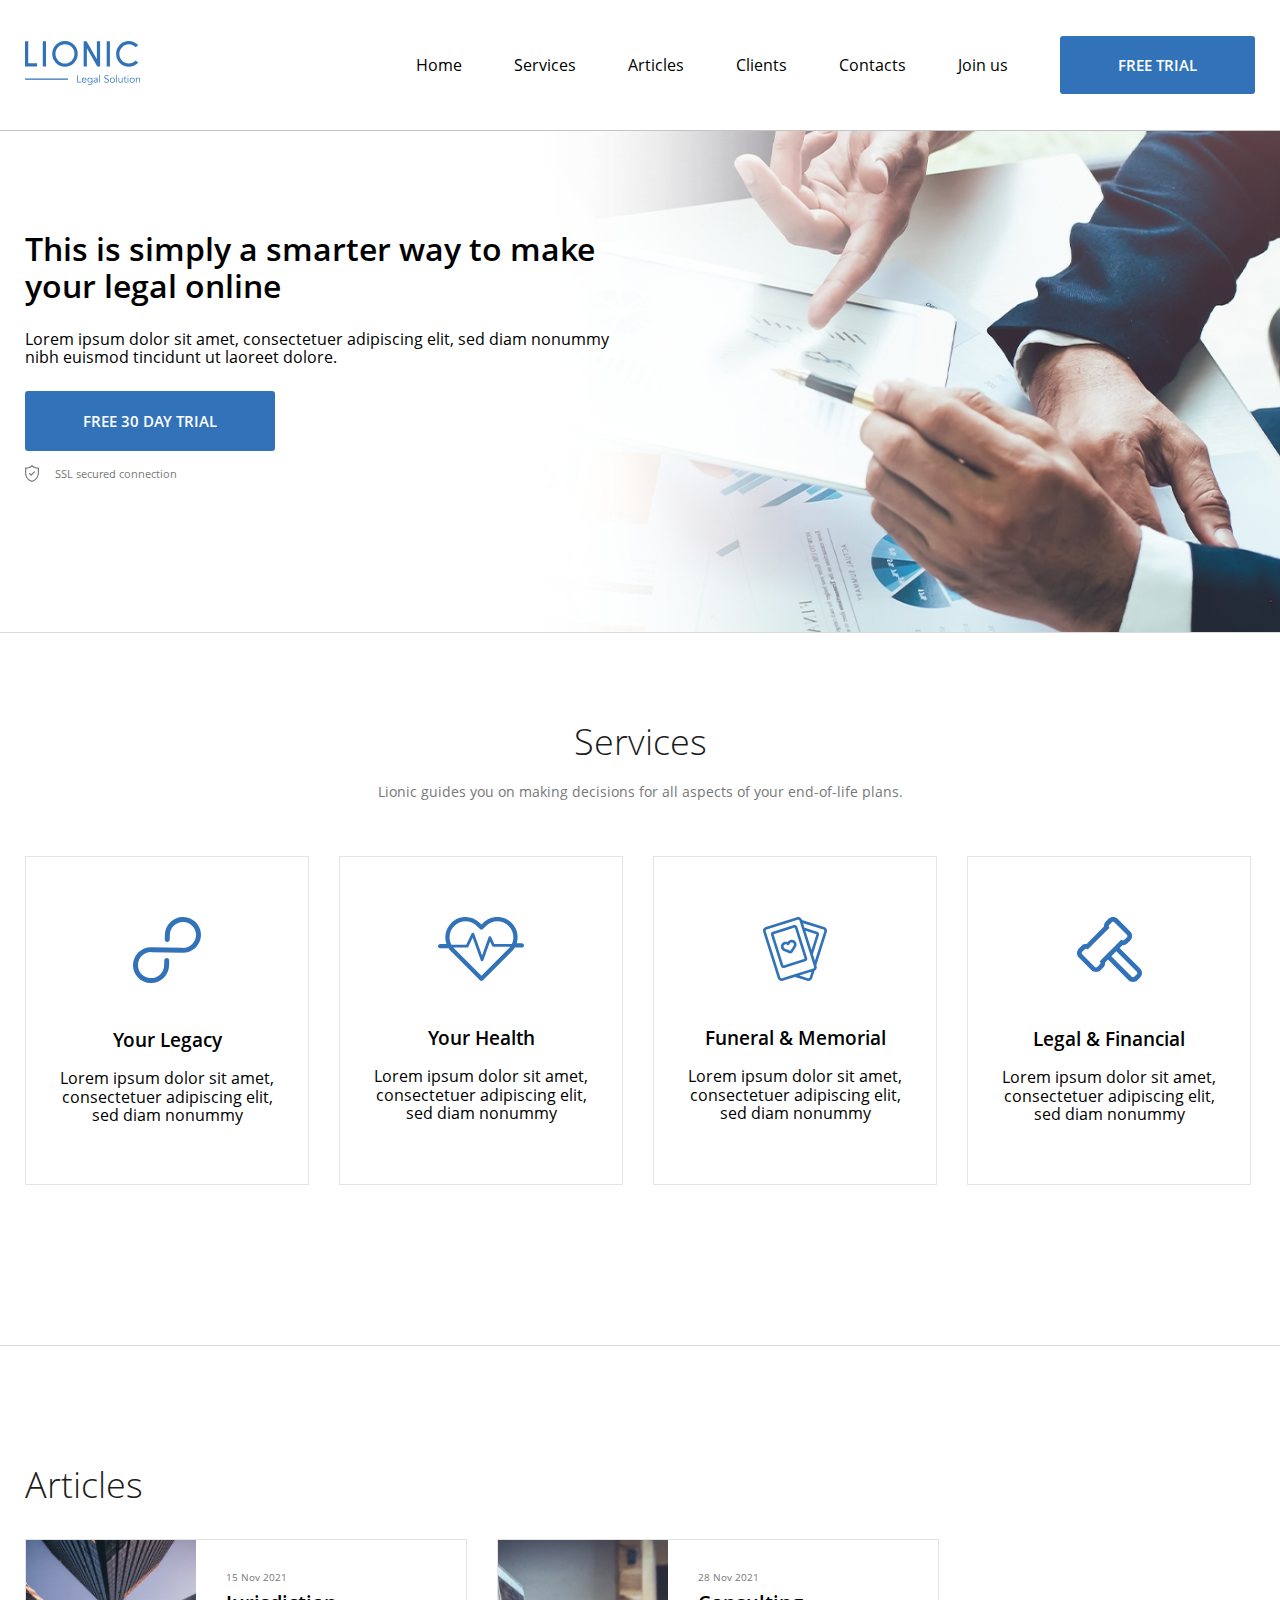
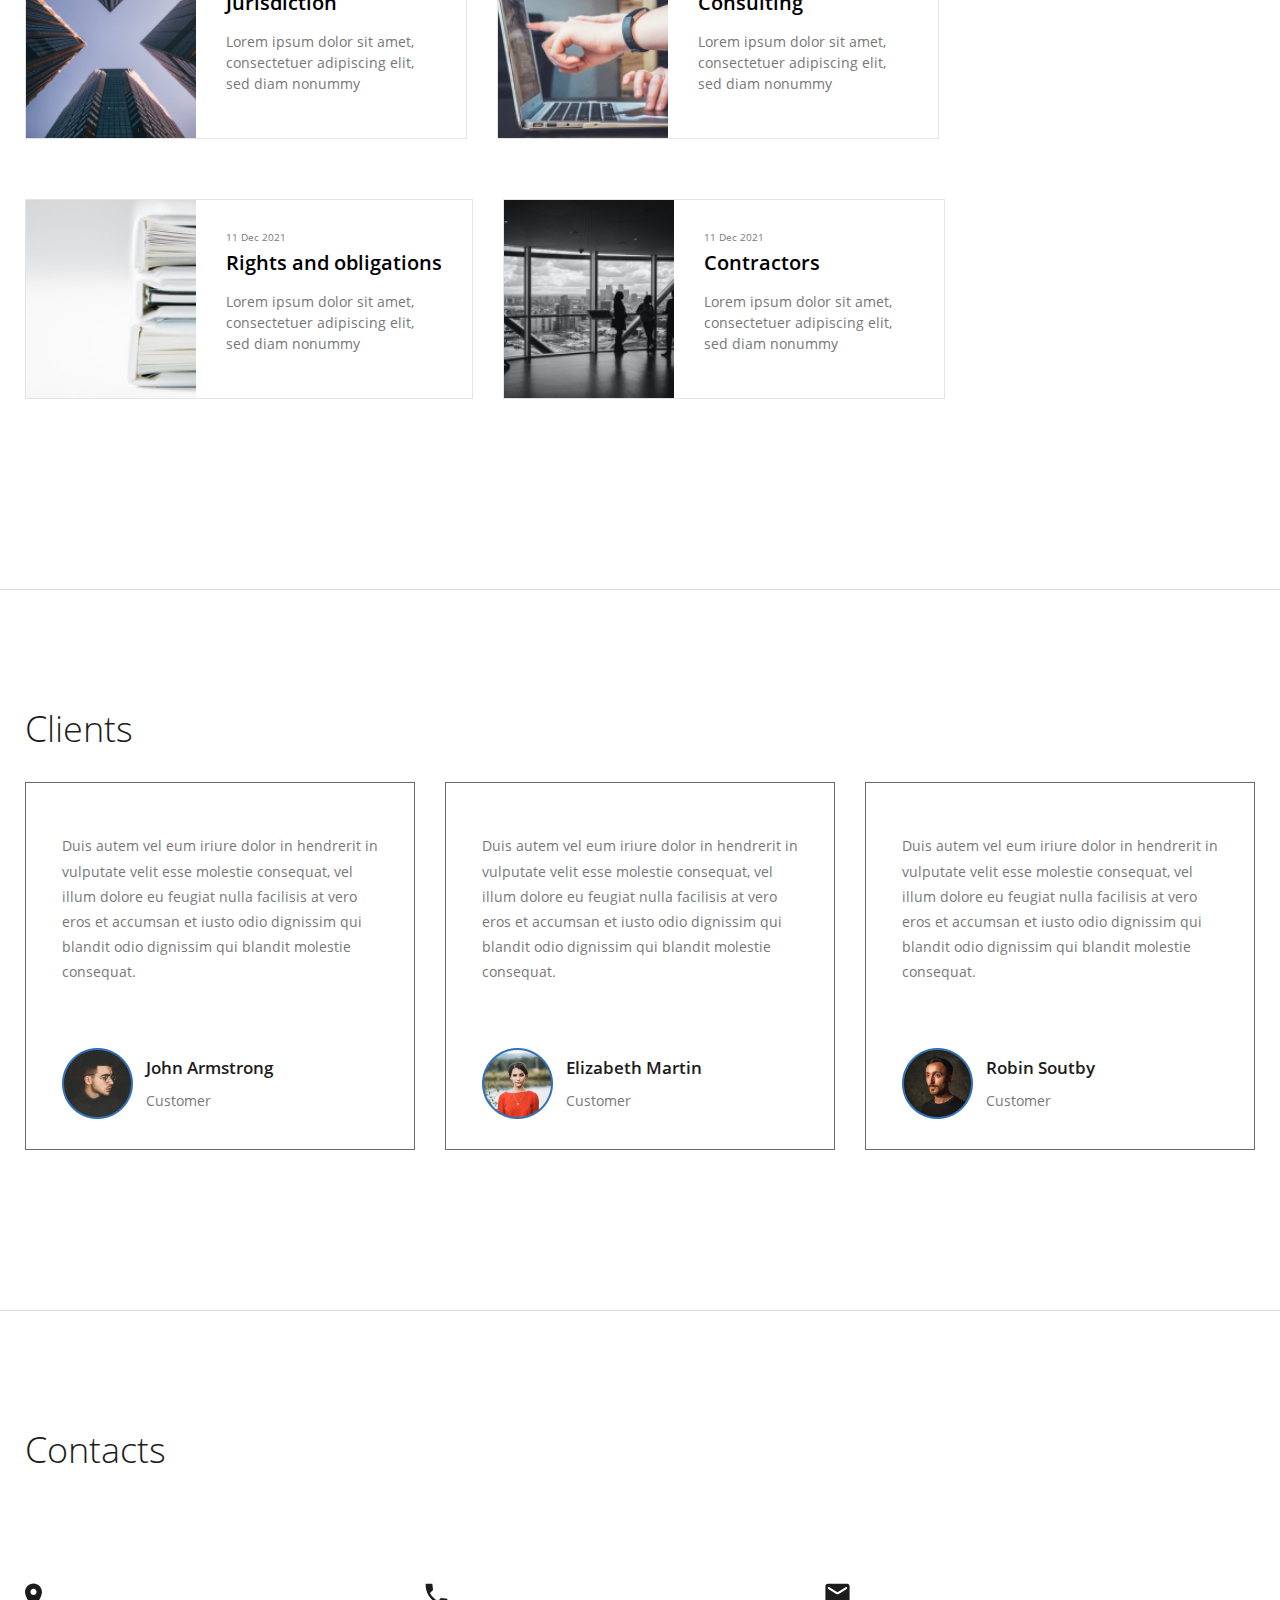
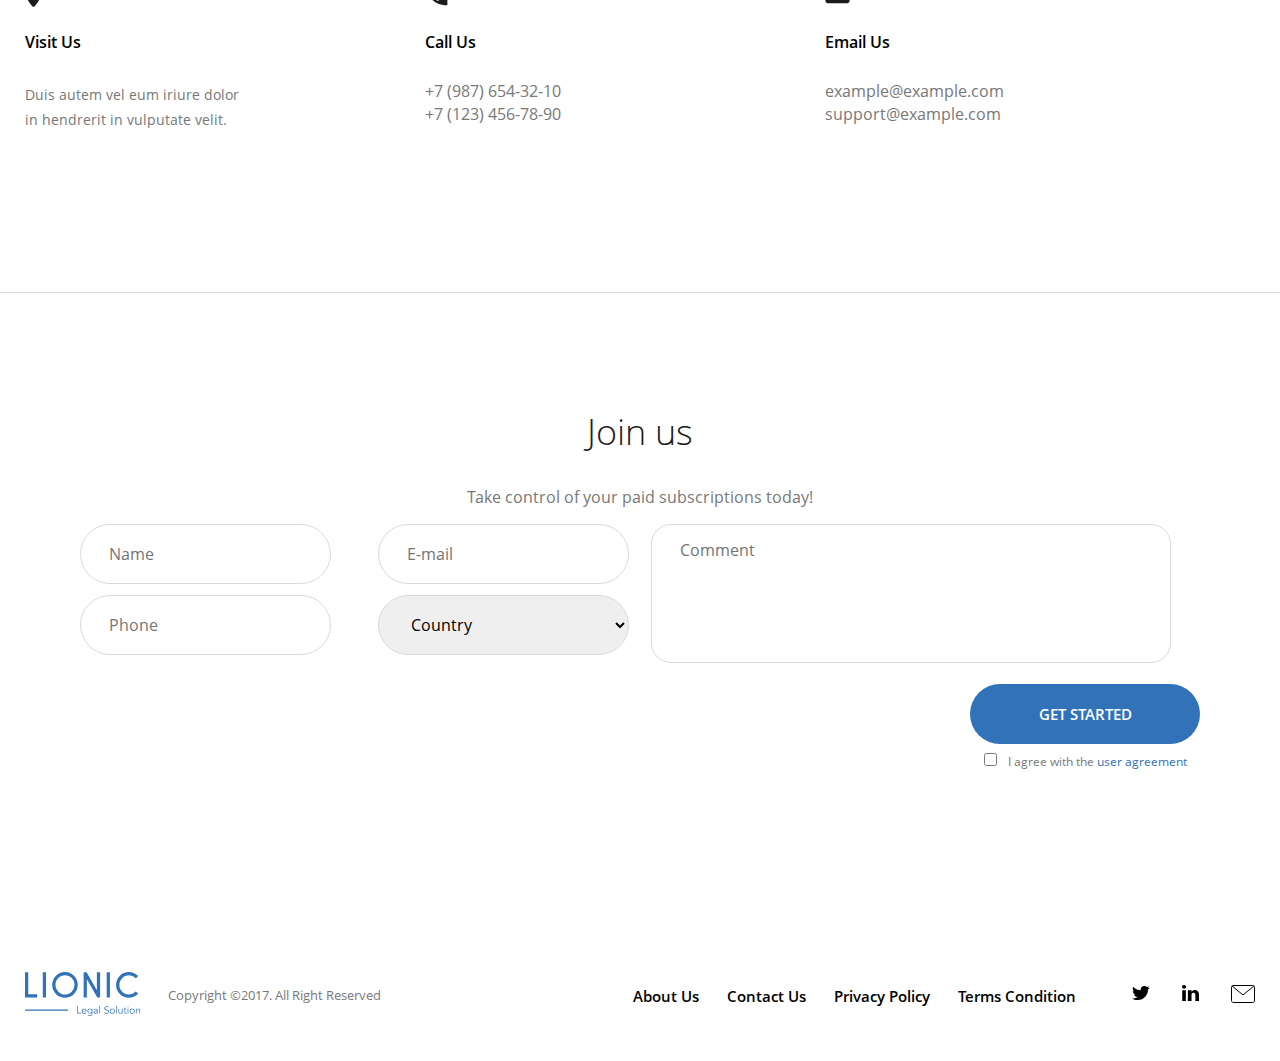
<file: index.html>
<!DOCTYPE html>
<html lang="en">
<head>
    <meta charset="UTF-8">
    <meta http-equiv="X-UA-Compatible" content="IE=edge">
    <meta name="viewport" content="width=device-width, initial-scale=1.0">
    <title>Lionic</title>
    <link rel="stylesheet" href="css/style.css">
    <link rel="stylesheet" href="css/normalize.css">
    <link rel="stylesheet" href="css/media.css">
</head>
<body>
    <header class="header">
        <div class="container header-container">
            <a href="" class="header-logo">
                <img src="img/Logo.svg" alt="" class="header-logo">
            </a>
            <nav class="header-nav">
                <ul class="header-list">
                    <li class="header-list-item">
                        <a href="" class="header-link">
                            Home
                    </a>
                    </li>
                    <li class="header-list-item">
                        <a href="#services" class="header-link">
                            Services
                    </a>
                    </li>
                    <li class="header-list-item">
                        <a href="#articles" class="header-link">
                            Articles
                    </a>
                    </li>
                    <li class="header-list-item">
                        <a href="#clients" class="header-link">
                            Clients
                    </a>
                    </li>
                    <li class="header-list-item">
                        <a href="#contacts" class="header-link">
                            Contacts
                    </a>
                    </li>
                    <li class="header-list-item">
                        <a href="#join-us" class="header-link">
                            Join us
                    </a>
                    </li>
                </ul>
            </nav>
            <button class="header-btn btn-reset btn">FREE TRIAL</button>
            <button class="burger btn-reset">
                <span class="burger-line"></span>
                <span class="burger-line"></span>
                <span class="burger-line"></span>
            </button>
        </div>
    </header>
    <main class="main">
        <section class="hero section-offset">
            <div class="container">
                <div class="hero-content">
                    <h1 class="hero-title">
                        This is&nbsp;simply a&nbsp;smarter way to&nbsp;make your legal online
                    </h1>
                    <p class="hero-descr">
                        Lorem ipsum dolor sit amet, consectetuer adipiscing elit, sed diam nonummy nibh euismod tincidunt ut&nbsp;laoreet dolore.
                    </p>
                    <div class="hero-wrapper">
                    <button class="hero-btn btn-reset btn">
                        FREE 30 DAY TRIAL
                    </button>
                    <span class="hero-secure">
                        SSL secured connection
                    </span>
                </div>
                </div>
            </div>
        </section>
        <section id="services" class="services section-offset">
            <div class="container">
                <h2 class="services-title">
                    Services
                </h2>
                <p class="services-descr">
                    Lionic guides you on&nbsp;making decisions for all aspects of&nbsp;your end-of-life plans.
                </p>
                <ul class="services-items">
                    <li class="services-item">
                        <svg class="services-icon" width="68" height="66" viewBox="0 0 68 66" fill="none" xmlns="http://www.w3.org/2000/svg">
                            <path class="services-icon"   d="M50.393 0.00398661C40.438 -0.212013 32.146 7.63799 31.9 17.512L31.776 22.483C31.742 23.839 32.833 24.973 34.2 25.003C35.567 25.032 36.713 23.947 36.746 22.591L36.871 17.62C37.049 10.471 43.062 4.77799 50.271 4.93399C57.478 5.09099 63.201 11.038 63.023 18.187C62.844 25.335 56.831 31.029 49.623 30.872L18.5 30.197C8.54499 29.981 0.252987 37.831 0.00698678 47.705C-0.240013 57.579 7.65099 65.78 17.607 65.995C27.562 66.211 35.854 58.362 36.1 48.488L36.223 43.572C36.257 42.215 35.166 41.082 33.799 41.052C32.432 41.022 31.286 42.108 31.252 43.464L31.129 48.38C30.951 55.529 24.938 61.222 17.729 61.066C10.522 60.909 4.79899 54.962 4.97699 47.813C5.15599 40.664 11.169 34.971 18.377 35.127L49.5 35.802C59.456 36.018 67.747 28.169 67.994 18.295C68.24 8.41999 60.349 0.219987 50.394 0.00498661L50.393 0.00398661Z" fill="#3172b9"/>
                            </svg>
                        <h3 class="services-item-title">
                            Your Legacy
                        </h3>
                        <p class="services-item-descr">
                            Lorem ipsum dolor sit amet, consectetuer adipiscing elit, sed diam nonummy
                        </p>
                    </li>
                    <li class="services-item">
                        <svg class="services-icon" width="86" height="64" viewBox="0 0 86 64" fill="none" xmlns="http://www.w3.org/2000/svg">
                            <path class="services-icon"  d="M79.622 20.272C79.622 22.336 79.316 24.352 78.726 26.27H83.868C85.045 26.27 86 27.227 86 28.406C86 29.586 85.045 30.541 83.868 30.541H77.47C77.268 30.541 77.073 30.513 76.888 30.461C76.0053 31.9743 74.9311 33.3675 73.692 34.606L44.972 63.374C44.7741 63.5725 44.539 63.73 44.2802 63.8375C44.0213 63.9449 43.7438 64.0002 43.4635 64.0002C43.1832 64.0002 42.9057 63.9449 42.6468 63.8375C42.388 63.73 42.1529 63.5725 41.955 63.374L13.233 34.606C12.1963 33.5688 11.2752 32.422 10.486 31.186C10.315 31.23 10.136 31.254 9.95 31.254H2.132C1.85176 31.2537 1.57431 31.1983 1.31551 31.0908C1.0567 30.9833 0.821595 30.8259 0.623621 30.6276C0.425646 30.4292 0.268677 30.1938 0.161676 29.9348C0.0546755 29.6758 -0.000261829 29.3983 9.38171e-07 29.118C9.38171e-07 27.938 0.955001 26.982 2.132 26.982H8.447C5.965 19.861 7.56 11.618 13.233 5.93801C15.1066 4.05015 17.3363 2.55313 19.793 1.5338C22.2497 0.514473 24.8843 -0.00687342 27.544 1.15198e-05C32.95 1.15198e-05 38.034 2.10901 41.856 5.93801L43.463 7.54701L45.07 5.93701C46.9438 4.04921 49.1737 2.55231 51.6306 1.53315C54.0874 0.513987 56.7222 -0.0071368 59.382 1.15198e-05C62.0417 -0.00681806 64.6763 0.514553 67.133 1.53388C69.5896 2.55321 71.8194 4.0502 73.693 5.93801C75.5791 7.8172 77.0741 10.0515 78.0918 12.5117C79.1094 14.972 79.6295 17.6096 79.622 20.272ZM70.678 8.95701C69.1987 7.46697 67.4383 6.28548 65.4989 5.48108C63.5595 4.67667 61.4796 4.26536 59.38 4.27101C57.2807 4.26563 55.2012 4.67706 53.2622 5.48146C51.3231 6.28586 49.563 7.46721 48.084 8.95701L44.969 12.077C44.7713 12.2754 44.5364 12.4329 44.2777 12.5403C44.019 12.6478 43.7416 12.7031 43.4615 12.7031C43.1814 12.7031 42.904 12.6478 42.6453 12.5403C42.3866 12.4329 42.1517 12.2754 41.954 12.077L38.84 8.95701C37.3608 7.46718 35.6005 6.28582 33.6613 5.48142C31.7221 4.67703 29.6424 4.26561 27.543 4.27101C25.4437 4.26546 23.3642 4.67682 21.4251 5.48123C19.486 6.28564 17.7259 7.46708 16.247 8.95701C11.173 14.04 10.232 21.718 13.425 27.763H28.236L33.538 16.479C33.783 15.959 34.277 15.634 34.891 15.663C35.1717 15.6764 35.4421 15.7726 35.6681 15.9396C35.8942 16.1065 36.0657 16.3367 36.161 16.601L44.051 38.487L50.542 20.168C50.6364 19.9007 50.8086 19.6678 51.0365 19.4992C51.2643 19.3306 51.5374 19.2341 51.8206 19.2221C52.1038 19.21 52.3842 19.283 52.6255 19.4316C52.8669 19.5802 53.0583 19.7977 53.175 20.056L56.351 27.051H73.852C76.612 21.125 75.554 13.842 70.677 8.95701H70.678ZM16.248 31.586L43.463 58.844L70.678 31.586C71.2253 31.038 71.7323 30.4512 72.195 29.83H55.736C55.179 29.83 54.373 29.573 54.143 29.064L52.046 24.444L45.404 43.189C45.204 43.755 44.67 44.135 44.069 44.136H44.066C43.466 44.136 42.933 43.76 42.729 43.196L34.653 20.798L30.426 29.794C30.192 30.292 29.99 30.541 29.439 30.541H15.293C15.593 30.901 15.912 31.249 16.248 31.586Z" fill="none"/>
                            </svg>
                        <h3 class="services-item-title">
                            Your Health
                        </h3>
                        <p class="services-item-descr">
                            Lorem ipsum dolor sit amet, consectetuer adipiscing elit, sed diam nonummy
                        </p>
                    </li>
                    <li class="services-item">
                        <svg class="services-icon" width="64" height="64" viewBox="0 0 64 64" fill="none" xmlns="http://www.w3.org/2000/svg">
                            <path class="services-icon" d="M63.8101 15.073L53.3321 48.146L53.5791 48.926C53.7393 49.4264 53.7986 49.9537 53.7536 50.4772C53.7086 51.0008 53.5603 51.5102 53.3171 51.976C52.9241 52.732 52.3171 53.329 51.5701 53.704L51.5611 53.737L49.1941 61.207C48.8722 62.2171 48.1632 63.0585 47.2223 63.5469C46.2815 64.0354 45.1853 64.131 44.1741 63.813L32.0001 59.957L19.8261 63.813C18.8148 64.131 17.7187 64.0354 16.7778 63.5469C15.8369 63.0585 15.1279 62.2171 14.8061 61.207L0.188058 15.074C0.0280711 14.5735 -0.0310613 14.0462 0.0140824 13.5227C0.0592262 12.9991 0.20775 12.4897 0.451058 12.024C0.69167 11.5566 1.02267 11.1416 1.42487 10.8031C1.82706 10.4646 2.29245 10.2093 2.79406 10.052L33.9431 0.187C34.9542 -0.131631 36.0504 -0.0363451 36.9915 0.451969C37.9325 0.940283 38.6415 1.78178 38.9631 2.792L39.0401 3.034C39.0491 3.036 39.0581 3.037 39.0661 3.04L61.2061 10.053C61.7073 10.2103 62.1723 10.4654 62.5743 10.8035C62.9763 11.1417 63.3073 11.5561 63.5481 12.023C64.0401 12.973 64.1331 14.055 63.8101 15.073ZM48.4441 54.75L36.4161 58.559L44.9781 61.271C45.3153 61.3777 45.6811 61.3463 45.9951 61.1835C46.3092 61.0208 46.5458 60.7401 46.6531 60.403L48.4441 54.75ZM51.0371 49.732L36.4211 3.598C36.3142 3.26106 36.078 2.98029 35.7644 2.81736C35.4507 2.65442 35.0852 2.62264 34.7481 2.729L3.60006 12.595C3.26006 12.702 2.98306 12.935 2.81906 13.252C2.73787 13.4073 2.68829 13.5771 2.67319 13.7517C2.65808 13.9263 2.67775 14.1021 2.73106 14.269L17.3471 60.402C17.5691 61.103 18.3201 61.492 19.0211 61.271L31.5611 57.299C31.5891 57.289 31.6171 57.279 31.6461 57.272L50.1691 51.405C50.5091 51.298 50.7861 51.065 50.9491 50.748C51.1141 50.432 51.1451 50.071 51.0371 49.731V49.732ZM48.4971 32.885L53.4461 17.265L42.4451 13.781L48.4971 32.885ZM61.1801 13.25C61.0998 13.0945 60.9896 12.9565 60.8557 12.8439C60.7218 12.7313 60.567 12.6464 60.4001 12.594L40.0231 6.14L41.4691 10.701C41.5571 10.711 41.6451 10.729 41.7321 10.757L54.2501 14.722C54.5841 14.8269 54.894 14.9969 55.1619 15.2223C55.4299 15.4477 55.6505 15.7239 55.8111 16.035C55.9734 16.3456 56.0726 16.6852 56.1028 17.0344C56.133 17.3835 56.0937 17.7352 55.9871 18.069L49.8951 37.297L51.9331 43.731L61.2681 14.267C61.3751 13.927 61.3441 13.567 61.1801 13.25ZM30.9401 23.336C31.5152 23.6323 32.0259 24.0398 32.4425 24.5349C32.8591 25.0299 33.1733 25.6027 33.3671 26.22C33.5725 26.8654 33.633 27.5483 33.5443 28.2198C33.4557 28.8913 33.22 29.535 32.8541 30.105L29.6411 35.126C29.3916 35.5142 29.0489 35.8336 28.6441 36.0552C28.2393 36.2767 27.7855 36.3932 27.3241 36.394C26.9701 36.394 26.6161 36.326 26.2841 36.19L20.7651 33.936C20.1378 33.6806 19.5745 33.29 19.1154 32.792C18.6563 32.2941 18.3127 31.701 18.1091 31.055C17.9119 30.4388 17.8389 29.7897 17.8943 29.1451C17.9498 28.5006 18.1326 27.8734 18.4321 27.3C18.7284 26.7249 19.1359 26.2142 19.631 25.7976C20.126 25.3811 20.6988 25.0668 21.3161 24.873C22.3839 24.5378 23.5338 24.5745 24.5781 24.977C25.1998 24.0462 26.1189 23.3539 27.1851 23.013C27.8013 22.8161 28.4504 22.7433 29.0949 22.7987C29.7394 22.8541 30.3665 23.0368 30.9401 23.336ZM30.8251 27.025C30.7361 26.742 30.5919 26.4795 30.4009 26.2526C30.2098 26.0257 29.9757 25.8389 29.7121 25.703C29.4491 25.5656 29.1615 25.4818 28.8659 25.4564C28.5703 25.431 28.2726 25.4645 27.9901 25.555C27.6178 25.6716 27.2823 25.8833 27.0168 26.1692C26.7513 26.455 26.565 26.8051 26.4761 27.185C26.4221 27.4083 26.3114 27.6139 26.1547 27.7819C25.998 27.9499 25.8006 28.0747 25.5816 28.1441C25.3626 28.2135 25.1294 28.2251 24.9045 28.178C24.6797 28.1309 24.4708 28.0265 24.2981 27.875C24.0064 27.6158 23.6523 27.4371 23.2705 27.3565C22.8888 27.2758 22.4926 27.296 22.1211 27.415C21.838 27.5042 21.5755 27.6487 21.3488 27.8401C21.122 28.0315 20.9355 28.266 20.8001 28.53C20.6627 28.793 20.5789 29.0806 20.5535 29.3762C20.5281 29.6718 20.5616 29.9694 20.6521 30.252C20.8271 30.805 21.2371 31.249 21.7751 31.469L27.2931 33.723C27.3114 33.731 27.3322 33.7317 27.3511 33.725C27.3696 33.7194 27.3856 33.7074 27.3961 33.691L30.6091 28.669C30.9231 28.179 31.0021 27.581 30.8261 27.027L30.8251 27.025ZM44.1721 40.932C44.2788 41.2656 44.3183 41.6171 44.2882 41.966C44.2582 42.315 44.1592 42.6545 43.9971 42.965C43.8365 43.2764 43.6158 43.5529 43.3477 43.7785C43.0796 44.004 42.7694 44.1742 42.4351 44.279L21.2401 50.994C20.5659 51.2062 19.835 51.1426 19.2077 50.817C18.5803 50.4914 18.1076 49.9305 17.8931 49.257L8.01306 18.07C7.90624 17.7362 7.8667 17.3846 7.89674 17.0355C7.92678 16.6863 8.0258 16.3466 8.18806 16.036C8.34862 15.7249 8.56923 15.4487 8.83717 15.2233C9.1051 14.9979 9.41503 14.8279 9.74906 14.723L30.9451 8.009C31.6194 7.79619 32.3506 7.85955 32.9782 8.18519C33.6059 8.51083 34.0788 9.07215 34.2931 9.746L44.1721 40.932ZM41.6301 41.737L31.7501 10.551L21.9781 13.645L10.5531 17.264L20.4331 48.45L41.6301 41.737Z" fill="none"/>
                            </svg>
                        <h3 class="services-item-title">
                            Funeral & Memorial
                        </h3>
                        <p class="services-item-descr">
                            Lorem ipsum dolor sit amet, consectetuer adipiscing elit, sed diam nonummy
                        </p>
                    </li>
                    <li class="services-item">
                        <svg class="services-icon" width="65" height="65" viewBox="0 0 65 65" fill="none" xmlns="http://www.w3.org/2000/svg">
                            <path class="services-icon" d="M63.131 51.506C64.3269 52.7045 64.9985 54.3285 64.9985 56.0215C64.9985 57.7146 64.3269 59.3385 63.131 60.537L60.54 63.13C59.9482 63.7249 59.2442 64.1965 58.4689 64.5175C57.6935 64.8385 56.8622 65.0025 56.023 65C55.184 65.0024 54.3529 64.8384 53.5777 64.5174C52.8025 64.1964 52.0987 63.7249 51.507 63.13L30.988 42.613L28.126 45.475C28.2028 46.397 28.077 47.3246 27.7574 48.1928C27.4378 49.061 26.9322 49.8488 26.276 50.501L23.55 53.227C22.9583 53.8218 22.2545 54.2934 21.4793 54.6143C20.7042 54.9353 19.873 55.0994 19.034 55.097C18.1952 55.0993 17.3642 54.9352 16.5892 54.6142C15.8142 54.2932 15.1106 53.8217 14.519 53.227L1.86503 40.575C0.66925 39.3767 -0.00231934 37.7529 -0.00231934 36.06C-0.00231934 34.3671 0.66925 32.7434 1.86503 31.545L4.59103 28.819C5.24326 28.1629 6.03107 27.6573 6.89928 27.3377C7.76748 27.0182 8.69507 26.8923 9.61703 26.969L26.97 9.61902C26.8953 8.69769 27.0219 7.77112 27.341 6.90358C27.6601 6.03605 28.1641 5.24832 28.818 4.59502L31.543 1.87002C32.1347 1.27539 32.8383 0.803958 33.6133 0.48298C34.3883 0.162003 35.2192 -0.00214761 36.058 2.1214e-05C37.764 2.1214e-05 39.368 0.664021 40.574 1.87002L53.227 14.522C54.4226 15.7205 55.094 17.3442 55.094 19.037C55.094 20.7298 54.4226 22.3536 53.227 23.552L50.502 26.278C49.8497 26.9342 49.0617 27.4398 48.1933 27.7594C47.3249 28.079 46.3972 28.2048 45.475 28.128L42.613 30.99L63.131 51.506ZM31.164 35.784L35.783 31.165L39.243 27.705L44.398 22.551L44.798 22.951C45.126 23.279 45.556 23.443 45.986 23.443C46.416 23.443 46.846 23.279 47.175 22.951L49.9 20.226C50.0561 20.07 50.1798 19.8848 50.2643 19.681C50.3487 19.4771 50.3922 19.2587 50.3922 19.038C50.3922 18.8174 50.3487 18.5989 50.2643 18.3951C50.1798 18.1912 50.0561 18.006 49.9 17.85L37.246 5.19702C37.0901 5.04084 36.905 4.91699 36.7011 4.83256C36.4972 4.74813 36.2787 4.70479 36.058 4.70502C35.628 4.70502 35.198 4.86902 34.87 5.19702L32.144 7.92202C31.9879 8.07804 31.864 8.26332 31.7794 8.46725C31.6949 8.67118 31.6514 8.88977 31.6514 9.11052C31.6514 9.33128 31.6949 9.54987 31.7794 9.7538C31.864 9.95773 31.9879 10.143 32.144 10.299L32.544 10.699L10.694 32.546L10.294 32.146C10.1381 31.9898 9.95296 31.866 9.74909 31.7816C9.54523 31.6971 9.32669 31.6538 9.10603 31.654C8.67603 31.654 8.24603 31.818 7.91803 32.146L5.19303 34.87C5.03701 35.026 4.91325 35.2112 4.82881 35.4151C4.74437 35.6189 4.70091 35.8374 4.70091 36.058C4.70091 36.2787 4.74437 36.4971 4.82881 36.701C4.91325 36.9048 5.03701 37.09 5.19303 37.246L17.846 49.9C18.174 50.228 18.604 50.392 19.034 50.392C19.464 50.392 19.894 50.228 20.223 49.9L22.948 47.175C23.1042 47.019 23.2281 46.8337 23.3126 46.6298C23.3971 46.4259 23.4407 46.2073 23.4407 45.9865C23.4407 45.7658 23.3971 45.5472 23.3126 45.3433C23.2281 45.1393 23.1042 44.954 22.948 44.798L22.548 44.398L27.703 39.244L31.164 35.784ZM59.804 54.834L39.285 34.317L34.315 39.287L54.835 59.803C55.162 60.131 55.593 60.295 56.023 60.295C56.453 60.295 56.883 60.131 57.211 59.803L59.804 57.21C59.9601 57.054 60.0838 56.8688 60.1683 56.665C60.2527 56.4611 60.2962 56.2427 60.2962 56.022C60.2962 55.8014 60.2527 55.5829 60.1683 55.3791C60.0838 55.1752 59.9601 54.99 59.804 54.834Z" fill="none"/>
                            </svg>
                        <h3 class="services-item-title">
                            Legal & Financial
                        </h3>
                        <p class="services-item-descr">
                            Lorem ipsum dolor sit amet, consectetuer adipiscing elit, sed diam nonummy
                        </p>
                    </li>
                </ul>
            </div>
        </section>
        <section id="articles" class="articles section-offset">
            <div class="container">
                <h2 class="articles-title">
                    Articles
                </h2>
                <ul class="articles-list">
                    <li class="articles-item"> <a href="" class="blog-preview-link">
                        <articles class="blog-preview">
                            <img src="img/Articles1.jpg" alt="" class="blog-preview-image">
                            <div class="blog-preview-text">
                                <time class="blog-preview-time">
                                    15 Nov 2021
                                </time>
                                 <h2 class="blog-preview-title">
                                    Jurisdiction
                                 </h2>
                                 <p class="blog-preview-descr">
                                    Lorem ipsum dolor sit amet, consectetuer adipiscing elit, sed diam nonummy
                                 </p>  
                            </div>
                        </articles>
                        </a>
                    </li>
                    <li class="articles-item">  <a href="" class="blog-preview-link">
                        <articles class="blog-preview">
                            <img src="img/Articles2.jpg" alt="" class="blog-preview-image">
                            <div class="blog-preview-text">
                                <time class="blog-preview-time">
                                    28 Nov 2021
                                </time>
                                 <h2 class="blog-preview-title">
                                    Consulting
                                 </h2>
                                 <p class="blog-preview-descr">
                                    Lorem ipsum dolor sit amet, consectetuer adipiscing elit, sed diam nonummy
                                 </p>  
                            </div>
                        </articles>
                        </a>
                    </li>
                    <li class="articles-item">  <a href="" class="blog-preview-link">
                        <articles class="blog-preview">
                            <img src="img/Articles3.jpg" alt="" class="blog-preview-image">
                            <div class="blog-preview-text">
                                <time class="blog-preview-time">
                                    11 Dec 2021
                                </time>
                                 <h2 class="blog-preview-title">
                                    Rights and obligations
                                 </h2>
                                 <p class="blog-preview-descr">
                                    Lorem ipsum dolor sit amet, consectetuer adipiscing elit, sed diam nonummy
                                 </p>  
                            </div>
                        </articles>
                        </a>
                    </li>
                    <li class="articles-item"> <a href="" class="blog-preview-link">
                        <articles class="blog-preview">
                            <img src="img/Articles4.jpg" alt="" class="blog-preview-image">
                            <div class="blog-preview-text">
                                <time class="blog-preview-time">
                                    11 Dec 2021
                                </time>
                                 <h2 class="blog-preview-title">
                                    Contractors
                                 </h2>
                                 <p class="blog-preview-descr">
                                    Lorem ipsum dolor sit amet, consectetuer adipiscing elit, sed diam nonummy
                                 </p>  
                            </div>
                        </articles>
                        </a>
                    </li>
                </ul>
            </div>
        </section>
        <section id="clients" class="clients section-offset">
            <div class="container">
                <h2 class="clients-title">
                    Clients
                </h2>
                <ul class="clients-list">
                    <li class="clients-item">
                        <p class="clients-item-descr">
                            Duis autem vel eum iriure dolor in hendrerit in vulputate velit esse molestie consequat, vel illum dolore eu feugiat nulla facilisis at vero eros et accumsan et iusto odio dignissim qui blandit odio dignissim qui blandit molestie consequat.
                        </p>
                        <div class="clients-user">
                            <div class="clients-avatar">
                                <img src="img/Client1.jpg" alt="">
                            </div>
                            <div class="clients-text">
                                <div class="clients-name">
                                    John Armstrong
                                </div>
                                <span class="clients-post">
                                    Customer
                                </span>
                            </div>
                        </div>
                    </li>
                    <li class="clients-item">
                        <p class="clients-item-descr">
                            Duis autem vel eum iriure dolor in hendrerit in vulputate velit esse molestie consequat, vel illum dolore eu feugiat nulla facilisis at vero eros et accumsan et iusto odio dignissim qui blandit odio dignissim qui blandit molestie consequat.
                        </p>
                        <div class="clients-user">
                            <div class="clients-avatar">
                                <img src="img/Client2.jpg" alt="">
                            </div>
                            <div class="clients-text">
                                <div class="clients-name">
                                    Elizabeth Martin
                                </div>
                                <span class="clients-post">
                                    Customer
                                </span>
                            </div>
                        </div>
                    </li>
                    <li class="clients-item">
                        <p class="clients-item-descr">
                            Duis autem vel eum iriure dolor in hendrerit in vulputate velit esse molestie consequat, vel illum dolore eu feugiat nulla facilisis at vero eros et accumsan et iusto odio dignissim qui blandit odio dignissim qui blandit molestie consequat.
                        </p>
                        <div class="clients-user">
                            <div class="clients-avatar">
                                <img src="img/Client3.jpg" alt="">
                            </div>
                            <div class="clients-text">
                                <div class="clients-name">
                                    Robin Soutby
                                </div>
                                <span class="clients-post">
                                    Customer
                                </span>
                            </div>
                        </div>
                    </li>
                </ul>
            </div>
        </section>
        <section id="contacts" class="contacts section-offset">
            <div class="container">
                <h2 class="contacts-title">
                    Contacts
                </h2>
                <address class="contacts-address">
                    <ul class="contacts-list">
                        <li class="contacts-item  contacts-visit">
                            <strong class="contacts-item-caption">
                                Visit Us
                            </strong>
                            <p class="contacts-item-text">
                                Duis autem vel eum iriure dolor in hendrerit in vulputate velit.
                            </p>
                        </li>
                        <li class="contacts-item contacts-call">
                            <strong class="contacts-item-caption">
                                Call Us
                            </strong>
                            <a href="tel:+79876543210" class="contacts-item-link">
                                +7 (987) 654-32-10
                            </a>
                            <a href="tel:+71234567890" class="contacts-item-link">
                                +7 (123) 456-78-90
                            </a>
                        </li>
                        <li class="contacts-item contacts-email">
                            <strong class="contacts-item-caption">
                               Email Us
                            </strong>
                            <a href="mailto:example@example.com" class="contacts-item-link">
                                example@example.com
                            </a>
                            <a href="mailto:support@example.com" class="contacts-item-link">
                                support@example.com
                            </a>
                        </li>
                    </ul>
                </address>
            </div>
        </section>
        <section id="join-us" class="join-us">
            <div class="container">
                <h2 class="join-us-title">
                    Join us
                </h2>
                <p class="join-us-descr">
                    Take control of your paid subscriptions today!
                </p>
                <form action="https://jsonplaceholder.typicode.com/posts" method="post" class="form">
                    <div class="form-top">
                        <div class="form-left">
                    <input type="text" name="name" placeholder="Name" class="form-input" required>
                    <input type="email" name="e-mail" placeholder="E-mail" class="form-input" required> 
                    <input type="tel" name="phone" placeholder="Phone" class="form-input" required>
                    <select name="country"  class="form-select">
                    <option value="country" disabled selected>Country</option>
                    <option value="United Kingdom">United Kingdom</option>
                    <option value="United States">United States</option>
                    <option value="France">France</option>
                    <option value="Germany">Germany </option>
                    <option value="Spain">Spain</option>
                    <option value="Estonia">Estonia</option>
                    </select>
            </div>
            <div class="form-right">
                   <textarea class="textarea" name="comment" placeholder="Comment" ></textarea>
            </div>
         
            
        </div>
        <div class="form-bottom">
            <div class="form-wrapper">
                <button type="submit" class="btn btn-reset form-btn">GET STARTED</button>
            <label for="" class="form-check">
                <input type="checkbox" required>
            I agree with the <a href=""> user agreement</a>
        </label>
            </div>
        </div>
        </form>
    </div> 
</section>

    </main>
    <footer class="footer">
        <div class="container footer-container">
            <div class="footer-left">
                <a href="" class="footer-logo">
                    <img src="img/Logo.svg" alt="">
                </a>
                <small class="footer-copy">
                    Copyright ©2017. All Right Reserved
                </small>
            </div>
            <div class="footer-right">
<nav class="footer-nav">
    <ul class="footer-list">
        <li class="footer-item">
            <a href="" target="_blank" class="footer-link">
                About Us
            </a>
        </li>
        <li class="footer-item">
            <a href="" target="_blank" class="footer-link">
                Contact Us
            </a>
        </li>
        <li class="footer-item">
            <a href="" target="_blank" class="footer-link">
                Privacy Policy
            </a>
        </li>
        <li class="footer-item">
            <a href="" target="_blank" class="footer-link">
                Terms Condition
            </a>
        </li>
    </ul>
</nav>
                <ul class="social-list">
                    <li class="social-item">
                        <a href="" class="social-link social-link-tw ">
                            <svg width="18" height="14" viewBox="0 0 18 14" fill="none" xmlns="http://www.w3.org/2000/svg">
                                <path d="M17.719 1.65632C17.0672 1.93749 16.3672 2.12756 15.6312 2.213C16.3824 1.77569 16.9578 1.08271 17.2295 0.257952C16.516 0.66998 15.7351 0.960049 14.9207 1.11556C14.258 0.428779 13.313 0 12.2675 0C10.2607 0 8.63311 1.58169 8.63311 3.53391C8.63311 3.81052 8.66516 4.08038 8.72676 4.33947C5.70575 4.19186 3.02744 2.78497 1.2347 0.647183C0.921659 1.16929 0.742478 1.77633 0.742478 2.42402C0.742478 3.64991 1.38427 4.73153 2.35946 5.36512C1.78217 5.34773 1.21754 5.19623 0.712779 4.9233V4.96795C0.712779 6.68033 1.96554 8.10817 3.6285 8.4329C3.32302 8.51427 3.00243 8.55679 2.67076 8.55679C2.43627 8.55679 2.20876 8.53521 1.98651 8.49457C2.44908 9.89809 3.7915 10.9197 5.38164 10.9486C4.13761 11.8967 2.57008 12.4619 0.867562 12.4619C0.574324 12.4619 0.284511 12.4449 0 12.4115C1.60887 13.4145 3.51914 14 5.57194 14C12.2576 14 15.914 8.61508 15.914 3.94522C15.914 3.79191 15.9105 3.63974 15.9029 3.48812C16.6153 2.98716 17.2303 2.36688 17.719 1.65632Z" fill="black"/>
                                </svg>
                                
                        </a>
                    </li>
                    <li class="social-item">
                        <a href="" class="social-link social-link-inst">
                            <svg width="17" height="16" viewBox="0 0 17 16" fill="none" xmlns="http://www.w3.org/2000/svg">
                                <path d="M3.85973 15.999V5.20386H0.215035V15.999H3.85973ZM2.03785 3.72907C3.30882 3.72907 4.09994 2.90013 4.09994 1.86422C4.07626 0.804959 3.30887 -0.000976562 2.06197 -0.000976562C0.815269 -0.000976562 0 0.804975 0 1.86422C0 2.90018 0.790923 3.72907 2.01406 3.72907H2.03774H2.03785ZM5.87706 15.999H9.52175V9.97048C9.52175 9.64784 9.54543 9.32554 9.64168 9.0949C9.90517 8.45027 10.5049 7.78262 11.5117 7.78262C12.8305 7.78262 13.3582 8.77258 13.3582 10.2238V15.999H17.0026V9.8091C17.0026 6.49325 15.2045 4.95042 12.8065 4.95042C10.8404 4.95042 9.9771 6.03237 9.49751 6.76928H9.52184V5.20363H5.87714C5.92497 6.21659 5.87714 15.9988 5.87714 15.9988L5.87706 15.999Z" fill="black"/>
                                </svg>
                                
                        </a>
                    </li>
                    <li class="social-item">
                        <a href="" class="social-link social-link-mail">
                            <svg width="24" height="18" viewBox="0 0 24 18" fill="none" xmlns="http://www.w3.org/2000/svg">
                                <path d="M2.4 0.5H21.6C22.6747 0.5 23.5 1.31855 23.5 2.25V15.75C23.5 16.6814 22.6747 17.5 21.6 17.5H2.4C1.32525 17.5 0.5 16.6814 0.5 15.75V2.25C0.5 1.31855 1.32525 0.5 2.4 0.5Z" stroke="black" stroke-linecap="round" stroke-linejoin="round"/>
                                <path d="M22.8478 1.0625L12 9.93794L1.15222 1.0625" stroke="black" stroke-linecap="round" stroke-linejoin="round"/>
                                </svg>
                                
                        </a>
                    </li>
                </ul>
            </div>
        </div>
    </footer>
    <script src="script.js"></script>

</body>
</html>
</file>
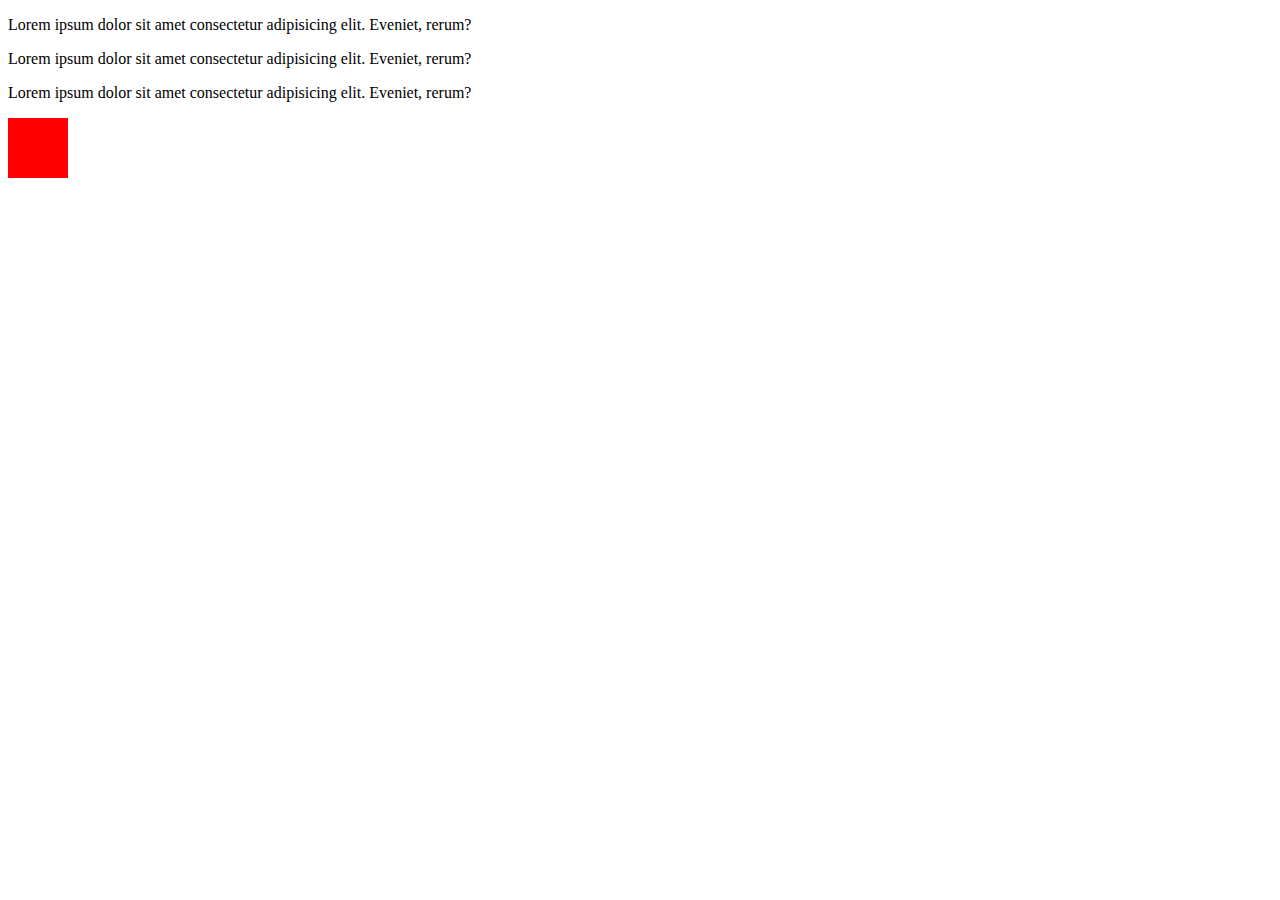
<file: js.html>
<!DOCTYPE html>
<html lang="en">
<head>
    <meta charset="UTF-8">
    <meta http-equiv="X-UA-Compatible" content="IE=edge">
    <meta name="viewport" content="width=device-width, initial-scale=1.0">
    <title>Document</title>
    <link rel="stylesheet" href="js.css">
  
</head>
<body>
    <p class="text">
        Lorem ipsum dolor sit amet consectetur adipisicing elit. Eveniet, rerum?
    </p>
    <p class="text">
        Lorem ipsum dolor sit amet consectetur adipisicing elit. Eveniet, rerum?
    </p>
    <p class="text">
        Lorem ipsum dolor sit amet consectetur adipisicing elit. Eveniet, rerum?
    </p>
    <div class="block"></div>
    <script src="script.js"></script>
</body>
</html>
</file>
<file: css/style.css>
@font-face {
  font-family: "OpenSans";
  src: local("OpenSans-Regular"),
    url("/fonts/OpenSansRegular.woff2") format(woff2),
    url("/fonts/OpenSansRegular.woff") format(woff);
  font-weight: 400;
  font-style: normal;
  font-display: swap;
}

@font-face {
  font-family: "OpenSans";
  src: local("OpenSans-Light"), url("/fonts/OpenSansLight.woff2") format(woff2),
    url("/fonts/OpenSansLight.woff") format(woff);
  font-weight: 300;
  font-style: normal;
  font-display: swap;
}

@font-face {
  font-family: "OpenSans";
  src: local("OpenSans-SemiBold"),
    url("/fonts/OpenSansSemiBold.woff2") format(woff2),
    url("/fonts/OpenSansSemiBold.woff") format(woff);
  font-weight: 600;
  font-style: normal;
  font-display: swap;
}

html {
  box-sizing: border-box;
}

*::before,
*::after {
  box-sizing: inherit;
}

a {
  color: inherit;
  font-style: none;
  text-decoration: none;
}

body {
  min-width: 320px;
  font-family: "OpenSans", sans-serif;
}

.section-offset {
  padding-top: 86px;
  padding-bottom: 160px;
  border-bottom: 1px solid #dadada;
}

ul {
  margin: 0;
  padding: 0;
  list-style: none;
}

.btn-reset {
  padding: 0;
  border: none;
  background-color: transparent;
  cursor: pointer;
}

.flex {
  display: flex;
}

.btn {
  background: #3172b9;
  border-radius: 3px;
  font-weight: 600;
  font-size: 15px;
  line-height: 20px;
  color: #fff;
  padding: 19px 58px;
  position: relative;
  transition: all ease-in-out 0.3s;
}
.burger{
  opacity: 0;
}
.btn:after {
  content: "";
  position: absolute;
  top: -3px;
  left: -3px;
  right: -3px;
  bottom: -3px;
  border-radius: inherit;
  border: 1px solid #71a7e2;
  outline: none;
  opacity: 0;
}

.btn:focus:after {
  opacity: 1;
}

.btn:hover {
  background-color: #71a7e2;
}

.btn:active {
  background-color: #0e3b6c;
}

.btn:active:after {
  opacity: 0;
}

.container {
  max-width: 1230px;
  padding: 0 15px;
  margin: 0 auto;
}

.header {
  padding: 36px 0;
  border-bottom: 1px solid #c4c4c4;
}

.header-container {
  display: flex;
  align-items: center;
}

.header-link {
  position: relative;
  transition: all ease-in-out 0.3s;
}

.header-link:focus {
  outline: 1px solid #71a7e2;
  outline-offset: 2px;
}

.header-link:hover {
  color: #71a7e2;
}

.header-link:after {
  content: "";
  position: absolute;
  left: 0;
  bottom: 0;
  width: 100%;
  height: 2px;
  background-color: #3474ba;
  opacity: 0;
}

.header-link:active:after {
  opacity: 1;
}

.header-link:active {
  color: #3172b9;
  outline: none;
}

.header-list {
  display: flex;
}

.header-logo {
  margin-right: auto;
}

.header-nav {
  margin-right: 52px;
}

.header-list-item:not(:last-child) {
  margin-right: 52px;
}

.hero {
  padding-top: 100px;
  padding-bottom: 150px;
  background-image: url("/img/hero-bg.jpg");
  background-size: cover;
  background-repeat: no-repeat;
  background-position: center;
}

.hero-content {
  width: 50%;
  display: flex;
  flex-direction: column;
  align-items: flex-start;
}

.hero-title {
  margin: 0;
  margin-bottom: 25px;
}

.hero-descr {
  margin: 0;
  margin-bottom: 25px;
}

.hero-btn {
  margin-bottom: 14px;
  min-width: 250px;
  padding: 20px 0;
}

.hero-secure {
  font-weight: 400;
  font-size: 11px;
  line-height: 155%;
  color: #787878;
  background-image: url("/img/hero-secure.svg");
  background-repeat: no-repeat;
  background-size: 14px 17px;
  background-position: left center;
  padding-left: 30px;
}

.hero-wrapper {
  width: 50%;
  display: flex;
  flex-direction: column;
  align-items: flex-start;
}

.services-title {
  text-align: center;
  font-weight: 600;
  font-size: 20px;
  line-height: 130%;
  /* identical to box height, or 26px */

  text-align: center;

  color: #1c1c1c;
}

.services-descr {
  text-align: center;
  margin-bottom: 54px;
  font-weight: 400;
  font-size: 14px;
  line-height: 150%;
  /* or 21px */

  text-align: center;

  color: #787878;
}

.services-item {
  display: flex;
  flex-direction: column;
  align-items: center;
  width: calc((100% - (var(--offsets) * var(--gap))) / (var(--offsets) + 1));
  padding: 60px 30px;
  border: 1px solid #e4e4e4;
  transition: all ease-in-out 0.3s;
}

.services-item:hover {
  background-color: #3172b9;
  border-radius: 5px;
}
.services-item-title {
  transition: all ease-in-out 0.3s;
}
.services-item-descr {
  transition: all ease-in-out 0.3s;
}
.services-item-icon {
  transition: all ease-in-out 0.3s;
}
.services-item:hover .services-item-title {
  color: #fff;
}

.services-item:hover .services-item-descr {
  color: #fff;
}

.services-item:hover .services-icon {
  fill: #fff;
}
:root {
  --gap: 30px;
}
.services-items {
  display: flex;
  flex-wrap: wrap;
  --offsets: 4;
  gap: var(--gap);
}

.services-icon {
  margin-bottom: 27px;
  fill: #3172b9;
}

.services-title {
  margin: 0;
  margin-bottom: 15px;
  font-weight: 300;
  font-size: 36px;
  line-height: 130%;
  /* identical to box height, or 47px */

  text-align: center;

  color: #1c1c1c;
}

.services-item-descr {
  margin: 0;
  text-align: center;
}

/* articles */

.articles-title {
  font-weight: 300;
  font-size: 36px;
  line-height: 130%;
  /* identical to box height, or 47px */

  color: #1c1c1c;
}

.articles-list {
  display: flex;
  flex-wrap: wrap;
  --offsets: 1;
  gap: var(--gap);
}

.articles-item {
  width: calc((100% - (var(--offsets) + var(--gap))) / (var (--offsets) +1));
  border: 1px solid #e4e4e4;
  margin-bottom: 30px;
}
.blog-preview-link {
  display: flex;
  position: relative;
  width: 100%;
}
.blog-preview-link:hover {
  background-color: #3172b9;
}
.blog-preview-link:hover .blog-preview-title {
  color: #fff;
}
.blog-preview-link:hover .blog-preview-descr {
  color: #fff;
}
.blog-preview-link:hover .blog-preview-time {
  color: #fff;
}
.blog-preview-link:focus {
  background-color: #71a7e2;
}
.blog-preview-link:focus .blog-preview-title {
  color: #fff;
}
.blog-preview-link:focus .blog-preview-descr {
  color: #fff;
}
.blog-preview-link:focus .blog-preview-time {
  color: #fff;
}
.blog-preview-link:active {
  background-color: #0e3b6c;
}
.blog-preview-link:active .blog-preview-title {
  color: #fff;
}
.blog-preview-link:active .blog-preview-descr {
  color: #fff;
}
.blog-preview-link:active .blog-preview-time {
  color: #fff;
}

.blog-preview {
  display: flex;
}

.blog-preview-time {
  display: block;
  margin-bottom: 5px;
  font-weight: 400;
  font-size: 10px;
  line-height: 150%;
  /* identical to box height, or 15px */

  color: #787878;
  transition: all ease-in-out 0.3s;
}

.blog-preview-image {
  object-fit: cover;
}

.blog-preview-title {
  margin: 0;
  margin-bottom: 15px;
  font-weight: 600;
  font-size: 20px;
  line-height: 130%;
  /* identical to box height, or 26px */
  transition: all ease-in-out 0.3s;
}

.blog-preview-descr {
  font-weight: 400;
  font-size: 14px;
  line-height: 150%;
  /* or 21px */

  color: #787878;

  max-width: 210px;
  transition: all ease-in-out 0.3s;
}

.blog-preview-text {
  padding: 30px;
}

/* clients */
.clients-title {
  font-weight: 300;
  font-size: 36px;
  line-height: 130%;
  /* identical to box height, or 47px */

  color: #1c1c1c;
}

.clients-list {
  display: flex;
  --offsets: 2;
  gap: var(--gap);
}

.clients-item {
  display: flex;
  flex-direction: column;
  width: 370px;
  padding: 50px 36px 30px 36px;
  border: 1px solid #6b6b6b;
}

.clients-item-descr {
  margin: 0;
  margin-bottom: 30px;
  font-weight: 400;
  font-size: 14px;
  line-height: 180%;
  /* or 25px */

  color: #787878;
  border-bottom: #dadada;
  padding-bottom: 33px;
}

.clients-user {
  margin-top: auto;
  display: flex;
  align-items: center;
}

.clients-name {
  margin-bottom: 5px;
  font-weight: 600;
  font-size: 17px;
  line-height: 180%;
  /* identical to box height, or 31px */

  color: #1c1c1c;
}

.clients-post {
  font-weight: 400;
  font-size: 14px;
  line-height: 180%;
  /* or 25px */

  color: #787878;
}

.clients-avatar {
  display: flex;
  flex-shrink: 0;
  width: 67px;
  margin-right: 17px;
}

/* contacts */

.contacts-address {
  font-style: normal;
}

.contacts-item {
  display: flex;
  flex-direction: column;
  width: 370px;
  outline: 1px none black;
  background-repeat: no-repeat;
  padding-top: 50px;
}

.contacts-email {
  background-image: url("/img/email\ \(2\).svg");
}

.contacts-call {
  background-image: url("/img/phone\ \(2\).svg");
}

.contacts-visit {
  background-image: url("/img/metka.svg");
}

.contacts-list {
  display: flex;
}

.contacts-item:not(:nth-child(3n)) {
  margin-right: 30px;
}
.contacts-item-link:hover {
  color: #71a7e2;
}
.contacts-item-link:active {
  color: #0e3b6c;
}
.contacts-item-caption {
  margin-bottom: 30px;
}

.contacts-item-text {
  margin: 0;
  color: #787878;
  max-width: 214px;
  font-weight: 400;
  font-size: 14px;
  line-height: 180%;
  /* or 25px */
}

.contacts-item-link:not(:last-child) {
  margin-bottom: 5px;
}

.contacts-title {
  margin-bottom: 110px;
  font-weight: 300;
  font-size: 36px;
  line-height: 130%;
  /* identical to box height, or 47px */

  color: #1c1c1c;
}

.contacts-item-link {
  color: #787878;
  transition: all ease-in-out 0.3s;
}

/* join-us */
.join-us {
  padding-top: 86px;
  padding-bottom: 160px;
  border-bottom: #dadada;
}

.join-us-title {
  font-weight: 300;
  font-size: 36px;
  line-height: 130%;
  /* identical to box height, or 47px */

  text-align: center;

  color: #1c1c1c;
}

.join-us-descr {
  font-weight: 400;
  font-size: 16px;
  line-height: 22px;
  /* identical to box height */

  text-align: center;

  color: #787878;
}

.form {
  padding: 0px 55px;
}
.form-input:hover {
  border-color: #71a7e2;
}
.form-input:active {
  border-color: #0e3b6c;
}
.form-input:focus {
  outline: none;
  border-color: #71a7e2;
  background-color: rgba(113, 167, 226, 0.2);
}
.form-select:hover {
  border-color: #71a7e2;
}
.form-select:active {
  border-color: #0e3b6c;
}
.form-select:focus {
  outline: none;
  border-color: #71a7e2;
  background-color: rgba(113, 167, 226, 0.2);
}
.form-input {
  border: 1px solid #dadada;
  border-radius: 50px;
  box-sizing: border-box;
  width: 251px;
  height: 60px;
  padding: 16px 28px;
}

.form-input {
  border: 1px solid #dadada;
  border-radius: 50px;
  box-sizing: border-box;
  width: 251px;
  height: 60px;
  padding: 16px 28px;
  transition: all ease-in-out 0.3s;
}

.form-select {
  border: 1px solid #dadada;
  border-radius: 50px;
  box-sizing: border-box;
  width: 251px;
  height: 60px;
  padding: 16px 28px;
  transition: all ease-in-out 0.3s;
}

.textarea {
  border: 1px solid #dadada;
  border-radius: 20px;
  box-sizing: border-box;
  min-width: 520px;
  min-height: 139px;
  padding: 16px 28px;
  resize: none;
  transition: all ease-in-out 0.3s;
}

.form-top {
  display: flex;
  justify-content: space-between;
  margin-bottom: 18px;
}

.form-left {
  width: 49%;
  display: flex;
  flex-wrap: wrap;
  justify-content: space-between;
}

.form-right {
  width: 49%;
}

.form-bottom {
  display: flex;
  justify-content: flex-end;
}

.form-wrapper {
  display: flex;
  flex-direction: column;
  align-items: center;
}

.form-btn {
  background-color: #3172b9;
  border-radius: 50px;
  width: 230px;
  padding: 20px 0;
  margin-bottom: 9px;
}

.form-check {
  font-weight: 400;
  font-size: 12px;
  line-height: 16px;
  text-align: center;

  color: #787878;
}

.form-check input {
  margin-right: 8px;
}

.form-check a {
  color: #3172b9;
}

/* footer */

.footer {
  padding: 42px 0;
}

.footer-container {
  display: flex;
  align-items: center;
  justify-content: space-between;
}

.footer-left,
.footer-right {
  display: flex;
  align-items: center;
}

.footer-logo {
  margin-right: 28px;
}

.footer-list {
  display: flex;
}

.footer-item:not(:last-child) {
  margin-right: 28px;
}

.footer-copy {
  color: #787878;
}

.footer-link {
  font-style: normal;
  font-weight: 600;
  font-size: 15px;
  line-height: 20px;
  transition: all ease-in-out 0.3s;
}

.footer-link:focus {
  outline: 1px solid #71a7e2;
  outline-offset: 2px;
}

.footer-link:hover {
  color: #71a7e2;
}

.footer-link:after {
  content: "";
  position: absolute;
  left: 0;
  bottom: 0;
  width: 100%;
  height: 2px;
  background-color: #3474ba;
  opacity: 0;
}

.footer-link:active:after {
  opacity: 1;
}

.footer-link:active {
  color: #3172b9;
  outline: none;
}
.social-list {
  display: flex;
}

.social-item:not(:last-child) {
  margin-right: 32px;
}

.footer-nav {
  margin-right: 56px;
}
</file>
<file: css/media.css>
@media(max-width:1200px){
    .form-input,
    .form-select{
        width: 100%;
        margin-bottom: 10px;
    }
}
@media(max-width:992px){
    .header-nav{
      position: absolute;
      background-color: #fff;
      right: -350px;
      top: 0;
      padding: 80px 20px 20px 20px;
      width: 250px;
      transition: transform .5s, visibility .5s;
      visibility: hidden;
      will-change: transform;
    }
    .header.open .burger span:nth-child(1){
        transform: translate(-5px, 7px) rotate(45deg);
        width: 35px;
        left: 8px;
    }
    .header.open .burger span:nth-child(2){
      opacity: 0;
    }
    .header.open .burger span:nth-child(3){
        transform: translate(-7px, -4px) rotate(-45deg);
        width: 35px;
        left: 10px;
      }
    .header-list-item:not(:last-child){
        margin-bottom: 10px;
        margin-right: 0;
    }
    .header.open .header-nav{
        transform: translateX(-60%);
        visibility: visible;
    }
    .header-link{
        font-size: 20px;
    }
    .header-list{
        flex-direction: column;
    }
    .burger{
        opacity: 1;
        display: block;
        position: relative;
        width: 40px;
        height: 40px;
        border: 1px solid #3172B9;
        border-radius: 3px;

    }
    .burger-line{
        background-color: #3172B9;
        position: absolute;
        left: 50%;
        width: 20px;
        height: 2px;
        border-radius: 3px;
        transform: translateX(-50%);
    }
    .burger-line:nth-child(1){
        top: 13px;
    }
    .burger-line:nth-child(2){
        top: 50%;
        transform: translate(-50%, -50%);
    }
    .burger-line:nth-child(3){
        bottom: 13px;
    }
    .header-btn{
    margin-right: 7px;
    padding: 11px 21px;
    }
    .hero-content{
        width: 70%;
    }
}
@media(max-width:768px){
    .clients-list{
        flex-wrap: wrap;
    }
    .contacts-list{
        flex-wrap: wrap;
    }
    .services-item{
        --offsets:2;
        justify-content: center;
    }
    .form-left{
        width: 100%;
    }
    .form-top{
        flex-wrap: wrap;
    }
    .contacts-item{
        margin-bottom: 20px;
    }
    .footer-container{
        flex-direction: column;
    }
    .footer-left{
        margin-bottom: 30px;
    }
    .footer-item:not(:last-child){
        margin-right: 18px;
    }
    .footer-nav{
        margin-right: 18px;
    }
}
@media(max-width:576px){
    .header-logo{
        width: 80px;
    }
    .form-textarea{
        min-width: 100%;
    }
    .header{
        padding: 14px 0;
    }
    .hero-content{
        width: 100%;
    }
    .section-offset{
        padding-top: 60px;
        padding-bottom: 60px;
    }
    .footer-right{
        flex-direction: column;
        
    }
    .footer-nav{
        margin-bottom: 30px;
    }
    .services-item-title{
        text-align: center;
    }

}
@media(max-width:320px){
    .hero{
        background-image: none;
    }
    .hero-wrapper{
        width: 100%;
        align-items: center;
    }
    .hero-btn{
        width: 90%;
    }
    .services-title, 
    .services-descr{
        text-align: left;
    }
    .services-items{
        --offsets:3;
        justify-content: center;
    }
    :root{
        --gap:15px;
    }
    .blog-preview{
        flex-direction: column;
    }
    .form{
        padding: 0;
    }
    .join-us-title,
    .join-us-descr{
        text-align: left;
    }
    .form-bottom{
        justify-content: center;
    }
    .form-wrapper{
        width: 100%;
    }
    .join-us{
        padding-top: 60px;
        padding-bottom: 60px;
    }
.footer-container{
    flex-direction: column-reverse;

}
.footer-left{
flex-direction:column;
width: 100%;
align-items: flex-start;
}
.footer-right{
    margin-bottom: 30px;
}
.footer-logo{
    width: 80px;
    margin-right: 0;
    margin-bottom: 30px;
    margin-bottom: 50px;
}
.footer-copy{
    width: 100%;
    text-align: center;
}
.footer-copy::before{
    content: "";
    width: 100%;
    height: 2px;
    position: absolute;
    background-color: #c4c4c4;
    left: 0px;
    margin-top: -26px;
}

.footer-right{
    align-items: flex-start;
    width: 100%;
}
.footer-list{
    display: flex;
    width: 246px;
    flex-wrap: wrap;
}
.footer-item:nth-child(1){
    margin-bottom: 10px;
}
}
</file>
<file: js.css>
.translate{
    transform: translateX(100px);
}
.block{
    width: 60px;
    height: 60px;
    background-color: red;
}
</file>
